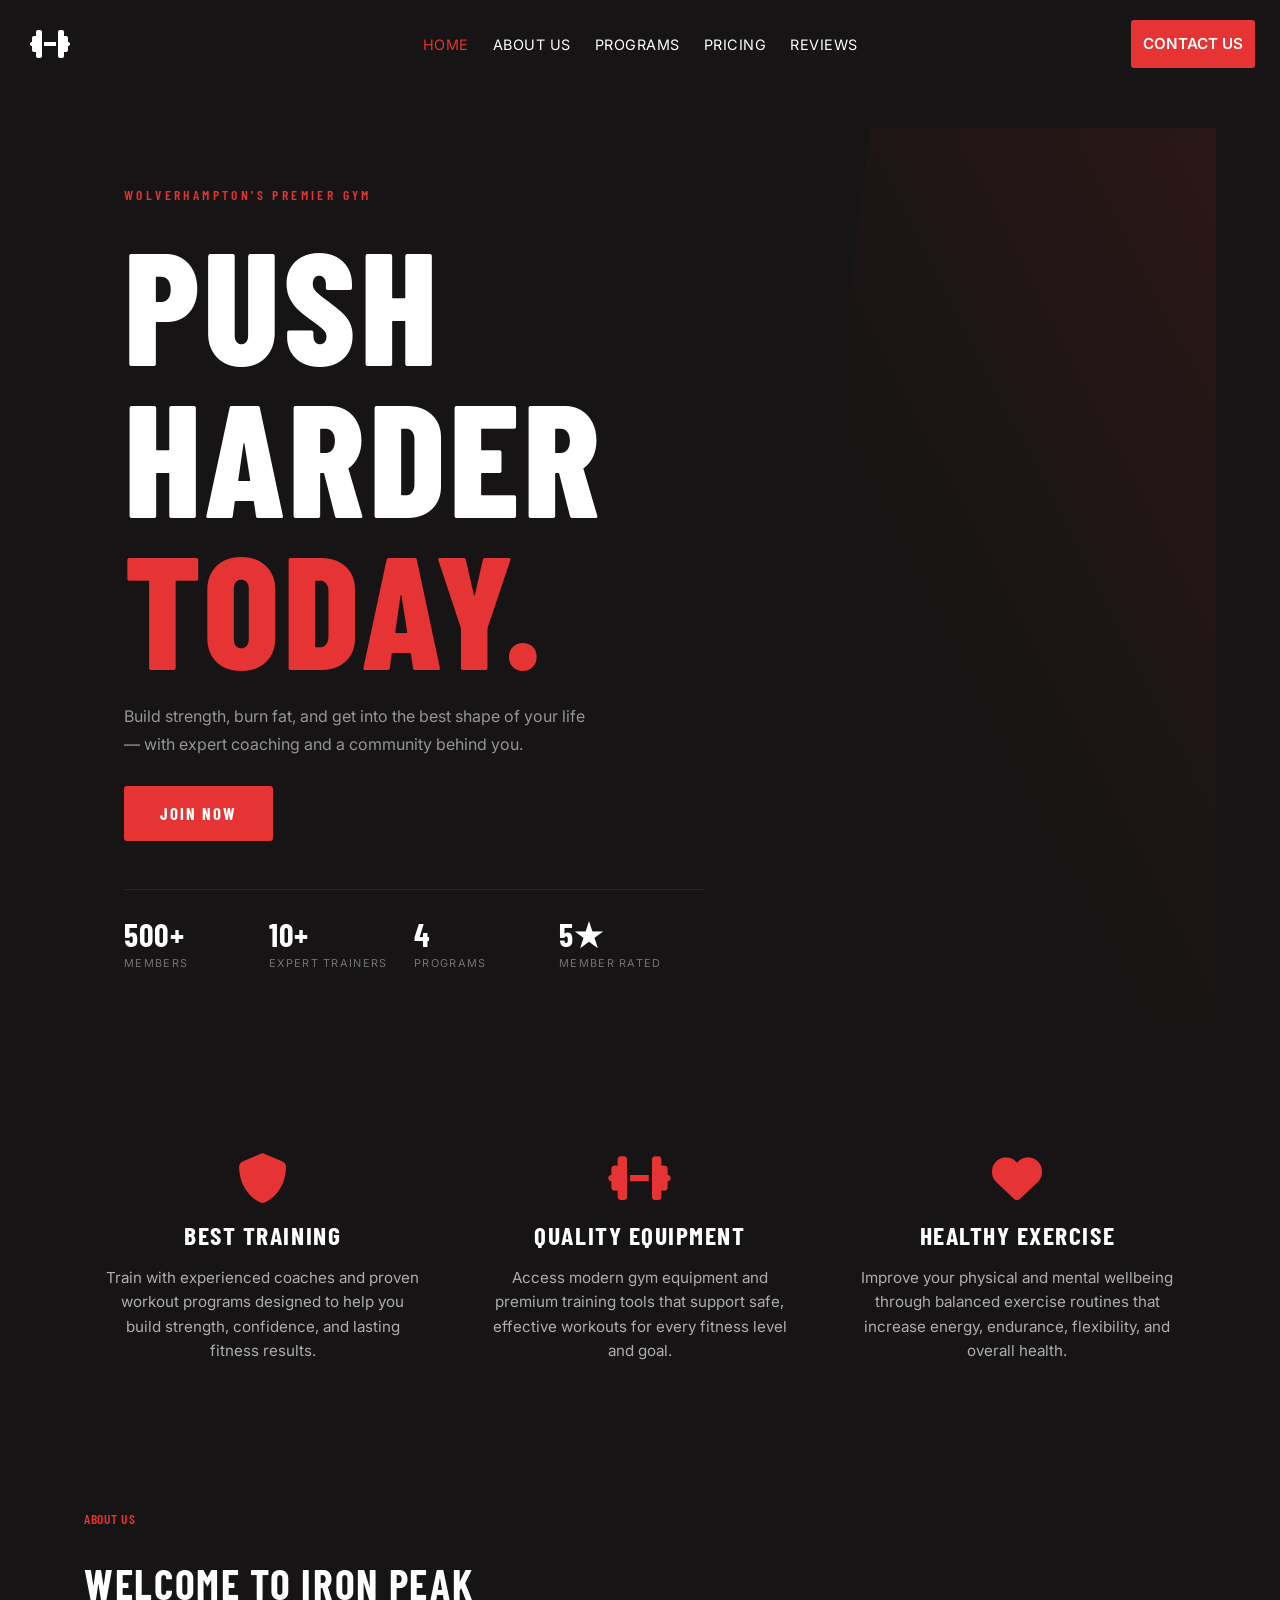
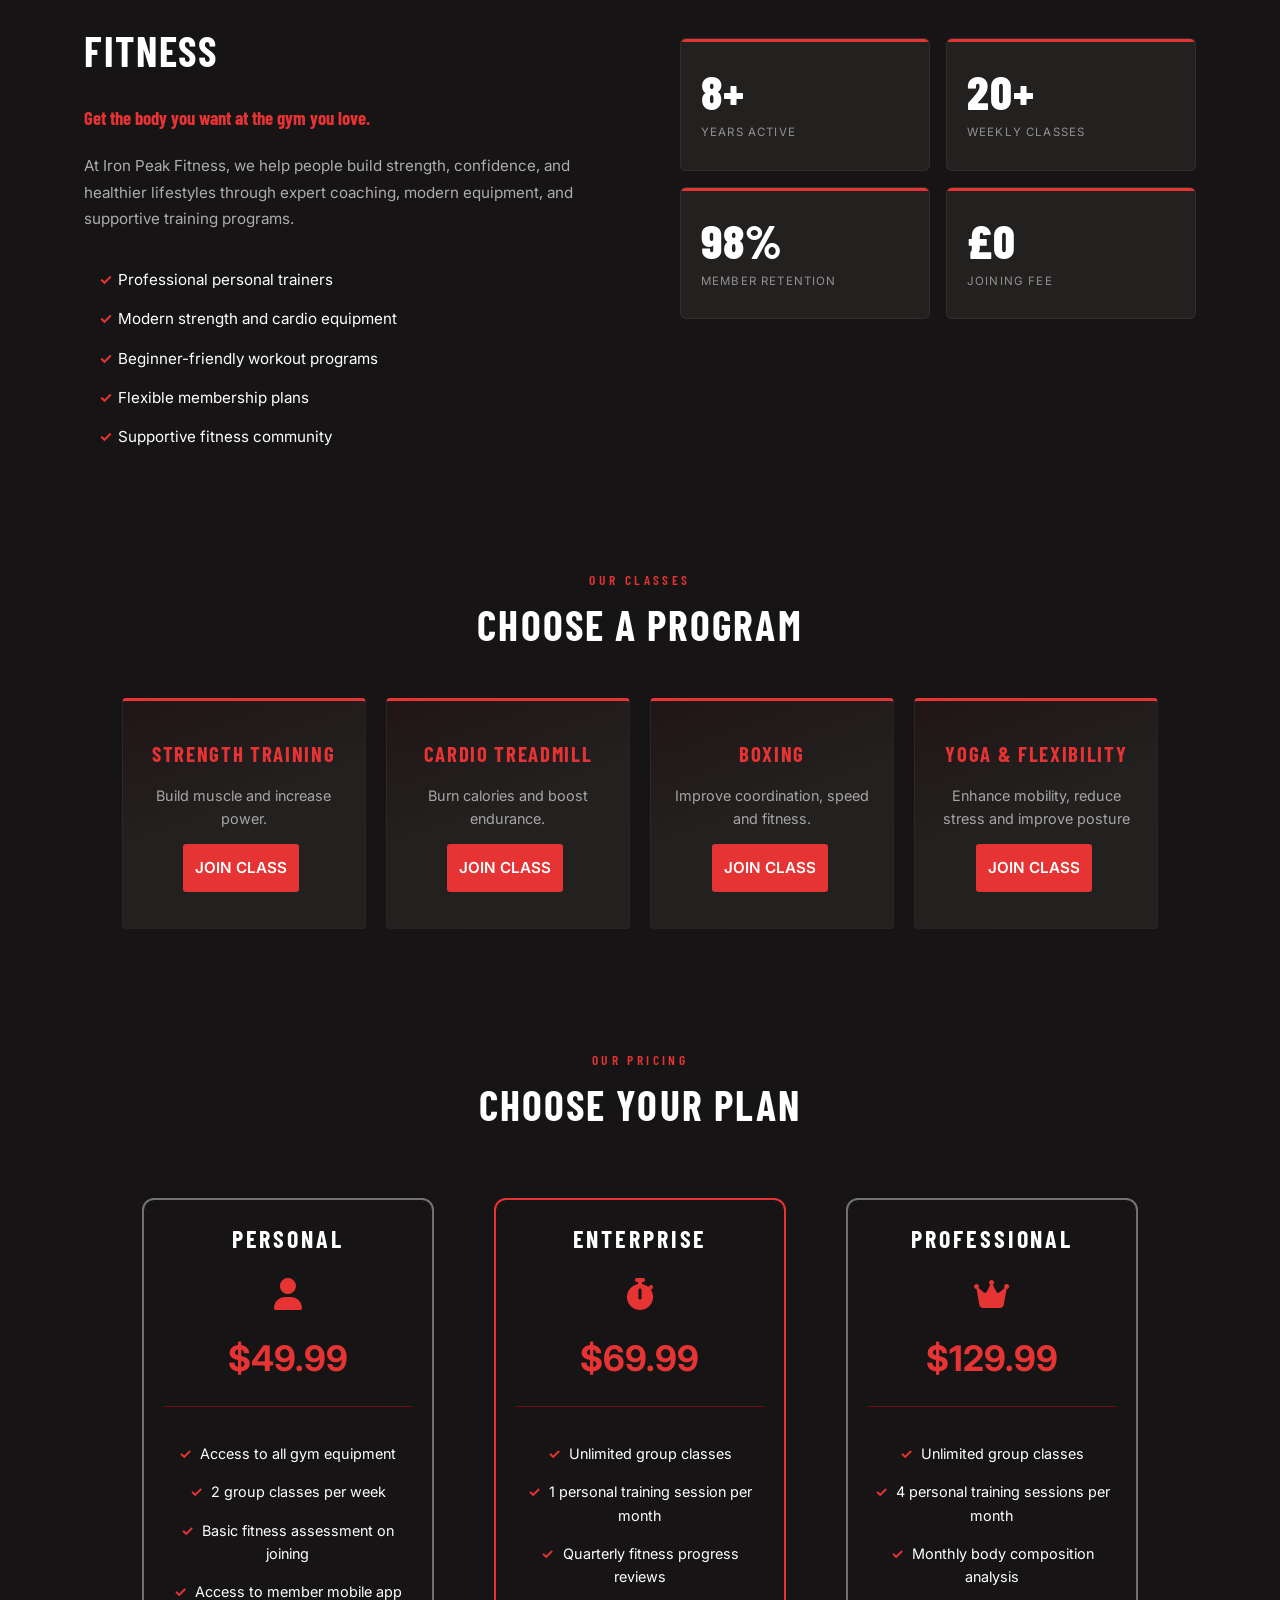
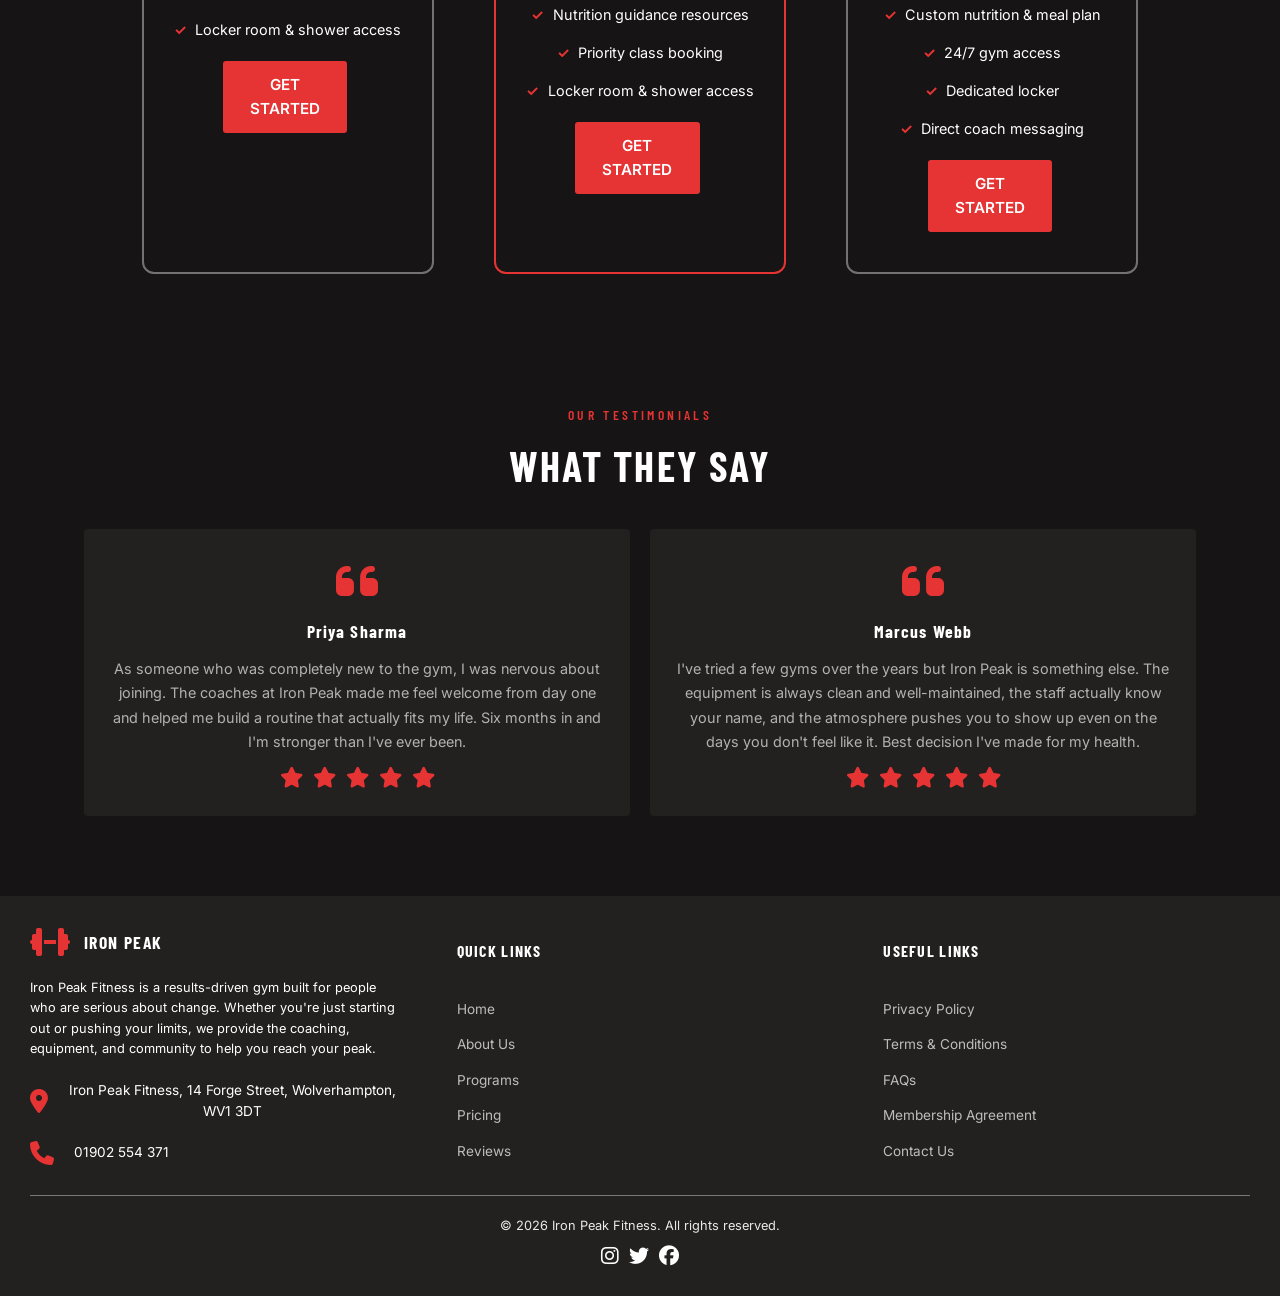
<file: index.html>
<!DOCTYPE html>
<html lang="en">
<head>
    <meta charset="UTF-8">
    <meta name="viewport" content="width=device-width, initial-scale=1.0">
    <meta name="description" content="Iron Peak Fitness — expert coaching, modern equipment and supportive programmes in Wolverhampton. Join now to build strength, confidence and a healthier lifestyle.">
    <title>Iron Peak</title>
    <link rel="preconnect" href="https://fonts.googleapis.com">
    <link rel="preconnect" href="https://fonts.gstatic.com" crossorigin>
    <link rel="stylesheet" href="https://fonts.googleapis.com/css2?family=Barlow+Condensed:wght@400;600;700;800&family=Inter:wght@400;500;600&display=swap">
    <link rel="stylesheet" href="CSS/style.css">
    <link rel="stylesheet" href="https://cdnjs.cloudflare.com/ajax/libs/font-awesome/6.5.0/css/all.min.css">
    <link rel="icon" href="data:image/svg+xml,<svg xmlns='http://www.w3.org/2000/svg' viewBox='0 0 100 100'><text y='.9em' font-size='90'>🏋️</text></svg>">
</head>
<body>

<nav class="navbar">
    <div class="company-name">
        <i class="fa-solid fa-dumbbell company-icon" aria-hidden="true"></i>
    </div>
    <div class="nav-items">
        <a href="#home" class="nav-buttons nav-link">HOME</a>
        <a href="#about" class="nav-buttons nav-link">ABOUT US</a>
        <a href="#programs" class="nav-buttons nav-link">PROGRAMS</a>
        <a href="#pricing" class="nav-buttons nav-link">PRICING</a>
        <a href="#reviews" class="nav-buttons nav-link">REVIEWS</a>
    </div>
    <div class="nav-actions">
        <a href="contact.html" class="contact-us nav-contact-btn">CONTACT US</a>
        <button class="hamburger" aria-label="Open menu">
            <i class="fa-solid fa-bars" aria-hidden="true"></i>
        </button>
    </div>
</nav>

<div class="mobile-menu">
    <a href="#home" class="mobile-link">HOME</a>
    <a href="#about" class="mobile-link">ABOUT US</a>
    <a href="#programs" class="mobile-link">PROGRAMS</a>
    <a href="#pricing" class="mobile-link">PRICING</a>
    <a href="#reviews" class="mobile-link">REVIEWS</a>
    <a href="contact.html" class="mobile-link">CONTACT US</a>
</div>

<main class="page-sections">

    <section class="join-us-section" id="home">
        <div class="hero-inner">
            <p class="hero-eyebrow">Wolverhampton's Premier Gym</p>
            <h1 class="hero-headline">PUSH<br>HARDER<br><span class="hero-accent">TODAY.</span></h1>
            <p class="hero-sub">Build strength, burn fat, and get into the best shape of your life — with expert coaching and a community behind you.</p>
            <a href="checkout.html?plan=personal" class="contact-us join-btn">JOIN NOW</a>
        </div>
        <div class="hero-stats">
            <div class="hero-stat">
                <span class="hero-stat__number">500+</span>
                <span class="hero-stat__label">Members</span>
            </div>
            <div class="hero-stat">
                <span class="hero-stat__number">10+</span>
                <span class="hero-stat__label">Expert Trainers</span>
            </div>
            <div class="hero-stat">
                <span class="hero-stat__number">4</span>
                <span class="hero-stat__label">Programs</span>
            </div>
            <div class="hero-stat">
                <span class="hero-stat__number">5★</span>
                <span class="hero-stat__label">Member Rated</span>
            </div>
        </div>
    </section>

    <section class="details-section hidden">
        <div class="training-text">
            <i class="fa-solid fa-shield" aria-hidden="true"></i>
            <h2>Best Training</h2>
            <p>Train with experienced coaches and proven workout programs designed to help you build strength, confidence, and lasting fitness results.</p>
        </div>
        <div class="equipment-text">
            <i class="fa-solid fa-dumbbell" aria-hidden="true"></i>
            <h2>Quality Equipment</h2>
            <p>Access modern gym equipment and premium training tools that support safe, effective workouts for every fitness level and goal.</p>
        </div>
        <div class="health-text">
            <i class="fa-solid fa-heart" aria-hidden="true"></i>
            <h2>Healthy Exercise</h2>
            <p>Improve your physical and mental wellbeing through balanced exercise routines that increase energy, endurance, flexibility, and overall health.</p>
        </div>
    </section>

    <section class="about-us-section hidden" id="about">
        <div class="about-content">
            <h2 class="section-label">ABOUT US</h2>
            <h2 class="section-title">WELCOME TO IRON PEAK FITNESS</h2>
            <h3 class="text-red">Get the body you want at the gym you love.</h3>
            <p>At Iron Peak Fitness, we help people build strength, confidence, and healthier lifestyles through expert coaching, modern equipment, and supportive training programs.</p>
            <ul>
                <li>Professional personal trainers</li>
                <li>Modern strength and cardio equipment</li>
                <li>Beginner-friendly workout programs</li>
                <li>Flexible membership plans</li>
                <li>Supportive fitness community</li>
            </ul>
        </div>
        <div class="about-visual">
            <div class="about-stat">
                <span class="about-stat__number">8+</span>
                <span class="about-stat__label">Years Active</span>
            </div>
            <div class="about-stat">
                <span class="about-stat__number">20+</span>
                <span class="about-stat__label">Weekly Classes</span>
            </div>
            <div class="about-stat">
                <span class="about-stat__number">98%</span>
                <span class="about-stat__label">Member Retention</span>
            </div>
            <div class="about-stat">
                <span class="about-stat__number">£0</span>
                <span class="about-stat__label">Joining Fee</span>
            </div>
        </div>
    </section>

    <section class="program-section hidden" id="programs">
        <div class="program-text">
            <h2 class="section-label">OUR CLASSES</h2>
            <h2 class="section-title">CHOOSE A PROGRAM</h2>
        </div>
        <div class="program-grids">
            <div class="program-card strength hidden">
                <h3>STRENGTH TRAINING</h3>
                <p>Build muscle and increase power.</p>
                <a href="checkout.html?plan=class" class="contact-us">JOIN CLASS</a>
            </div>
            <div class="program-card cardio hidden">
                <h3>CARDIO TREADMILL</h3>
                <p>Burn calories and boost endurance.</p>
                <a href="checkout.html?plan=class" class="contact-us">JOIN CLASS</a>
            </div>
            <div class="program-card boxing hidden">
                <h3>BOXING</h3>
                <p>Improve coordination, speed and fitness.</p>
                <a href="checkout.html?plan=class" class="contact-us">JOIN CLASS</a>
            </div>
            <div class="program-card yoga hidden">
                <h3>YOGA & FLEXIBILITY</h3>
                <p>Enhance mobility, reduce stress and improve posture</p>
                <a href="checkout.html?plan=class" class="contact-us">JOIN CLASS</a>
            </div>
        </div>
    </section>

    <section class="pricing-section hidden" id="pricing">
        <div class="program-text">
            <h2 class="section-label">OUR PRICING</h2>
            <h2 class="section-title">CHOOSE YOUR PLAN</h2>
        </div>
        <div class="pricing-grids">
            <div class="pricing-card pricing-card--standard hidden">
                <h3>PERSONAL</h3>
                <i class="fa-solid fa-user" aria-hidden="true"></i>
                <p>$49.99</p>
                <ul>
                    <li> Access to all gym equipment</li>
                    <li> 2 group classes per week</li>
                    <li> Basic fitness assessment on joining</li>
                    <li> Access to member mobile app</li>
                    <li> Locker room & shower access</li>
                </ul>
                <div class="btn-wrapper">
                    <a href="checkout.html?plan=personal" class="contact-us pricing">GET STARTED</a>
                </div>
            </div>
            <div class="pricing-card pricing-card--featured hidden">
                <h3>ENTERPRISE</h3>
                <i class="fa-solid fa-stopwatch" aria-hidden="true"></i>
                <p>$69.99</p>
                <ul>
                    <li> Unlimited group classes</li>
                    <li> 1 personal training session per month</li>
                    <li> Quarterly fitness progress reviews</li>
                    <li> Nutrition guidance resources</li>
                    <li> Priority class booking</li>
                    <li> Locker room & shower access</li>
                </ul>
                <div class="btn-wrapper">
                    <a href="checkout.html?plan=enterprise" class="contact-us pricing">GET STARTED</a>
                </div>
            </div>
            <div class="pricing-card pricing-card--standard hidden">
                <h3>PROFESSIONAL</h3>
                <i class="fa-solid fa-crown" aria-hidden="true"></i>
                <p>$129.99</p>
                <ul>
                    <li> Unlimited group classes</li>
                    <li> 4 personal training sessions per month</li>
                    <li> Monthly body composition analysis</li>
                    <li> Custom nutrition & meal plan</li>
                    <li> 24/7 gym access</li>
                    <li> Dedicated locker</li>
                    <li> Direct coach messaging</li>
                </ul>
                <div class="btn-wrapper">
                    <a href="checkout.html?plan=professional" class="contact-us pricing">GET STARTED</a>
                </div>
            </div>
        </div>
    </section>

    <section class="reviews-section hidden" id="reviews">
        <div class="review-title">
            <h2 class="section-label">OUR TESTIMONIALS</h2>
            <h2 class="section-title">WHAT THEY SAY</h2>
        </div>

        <div class="review-content">
            <div class="review">
                <i class="fa-solid fa-quote-left quote-icon" aria-hidden="true"></i>
                <h3>Priya Sharma</h3>
                <p>
                    As someone who was completely new to the gym, I was nervous about joining. The coaches at Iron Peak made me feel welcome from day one and helped me build a routine that actually fits my life. Six months in and I'm stronger than I've ever been.
                </p>
                <div class="star-wrapper" role="img" aria-label="5 out of 5 stars">
                    <i class="fa-solid fa-star" aria-hidden="true"></i>
                    <i class="fa-solid fa-star" aria-hidden="true"></i>
                    <i class="fa-solid fa-star" aria-hidden="true"></i>
                    <i class="fa-solid fa-star" aria-hidden="true"></i>
                    <i class="fa-solid fa-star" aria-hidden="true"></i>
                </div>
            </div>

            <div class="review">
                <i class="fa-solid fa-quote-left quote-icon" aria-hidden="true"></i>
                <h3>Marcus Webb</h3>
                <p>
                    I've tried a few gyms over the years but Iron Peak is something else. The equipment is always clean and well-maintained, the staff actually know your name, and the atmosphere pushes you to show up even on the days you don't feel like it. Best decision I've made for my health.
                </p>
                <div class="star-wrapper" role="img" aria-label="5 out of 5 stars">
                    <i class="fa-solid fa-star" aria-hidden="true"></i>
                    <i class="fa-solid fa-star" aria-hidden="true"></i>
                    <i class="fa-solid fa-star" aria-hidden="true"></i>
                    <i class="fa-solid fa-star" aria-hidden="true"></i>
                    <i class="fa-solid fa-star" aria-hidden="true"></i>
                </div>
            </div>
        </div>
    </section>

</main>

<footer class="footer">
        <div class="footer-info">
            <div class="footer-branding">
                <div class="footer-title">
                    <i class="fa-solid fa-dumbbell dumbell" aria-hidden="true"></i>
                    <h2>IRON PEAK</h2>
                </div>
                <p class="text-white">Iron Peak Fitness is a results-driven gym built for people who are serious about change. Whether you're just starting out or pushing your limits, we provide the coaching, equipment, and community to help you reach your peak.</p>
                <div class="footer-location-number">
                    <div class="location">
                        <i class="fa-solid fa-location-dot" aria-hidden="true"></i>
                        <p>Iron Peak Fitness, 14 Forge Street, Wolverhampton, WV1 3DT</p>
                    </div>
                    <div class="number">
                        <i class="fa-solid fa-phone" aria-hidden="true"></i>
                        <p>01902 554 371</p>
                    </div>
                </div>
            </div>

            <div class="footer-branding">
                <div class="footer-title footer-heading-sm">
                    <h2>QUICK LINKS</h2>
                </div>
                <ul class="footer-links">
                    <li><a href="#home">Home</a></li>
                    <li><a href="#about">About Us</a></li>
                    <li><a href="#programs">Programs</a></li>
                    <li><a href="#pricing">Pricing</a></li>
                    <li><a href="#reviews">Reviews</a></li>
                </ul>
            </div>

            <div class="footer-branding">
                <div class="footer-title footer-heading-sm">
                    <h2>USEFUL LINKS</h2>
                </div>
                <ul class="footer-links">
                    <li><button class="footer-link-btn" data-modal="privacy">Privacy Policy</button></li>
                    <li><button class="footer-link-btn" data-modal="terms">Terms & Conditions</button></li>
                    <li><button class="footer-link-btn" data-modal="faq">FAQs</button></li>
                    <li><button class="footer-link-btn" data-modal="membership">Membership Agreement</button></li>
                    <li><a href="contact.html">Contact Us</a></li>
                </ul>
            </div>

            <div class="footer-socials">
                <p class="text-white">© 2026 Iron Peak Fitness. All rights reserved.</p>
                <div class="footer-icons">
                    <i class="fa-brands fa-instagram" aria-hidden="true"></i>
                    <i class="fa-brands fa-twitter" aria-hidden="true"></i>
                    <i class="fa-brands fa-facebook" aria-hidden="true"></i>
                </div>
            </div>
        </div>
    </footer>

<div class="modal-overlay" id="modal">
    <div class="modal-box">
        <button class="modal-close" id="modal-close">✕</button>
        <h2 id="modal-title"></h2>
        <div id="modal-body"></div>
    </div>
</div>

<script src="JS/app.js"></script>
</body>
</html>
</file>
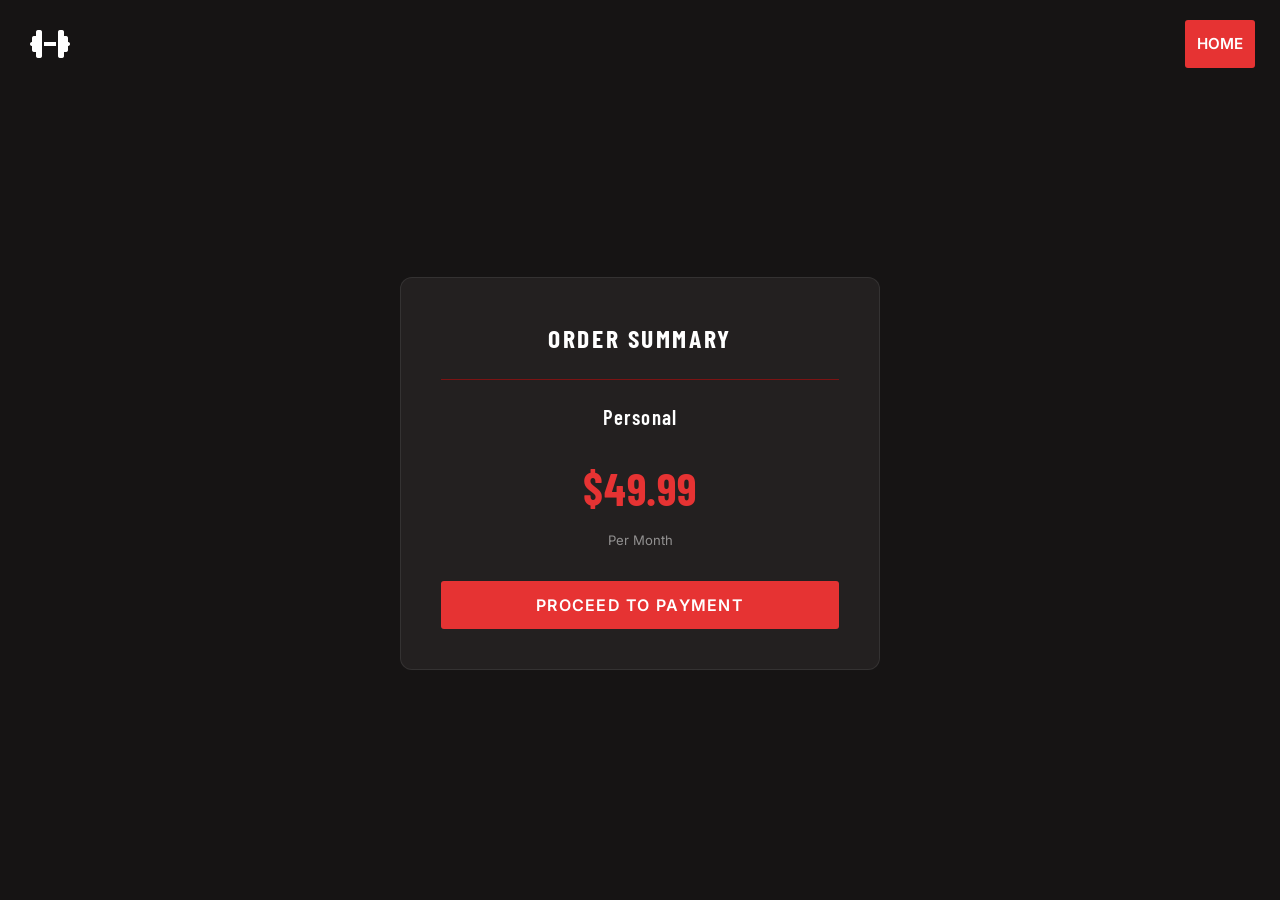
<file: checkout.html>
<!DOCTYPE html>
<html lang="en">
<head>
    <meta charset="UTF-8">
    <meta name="viewport" content="width=device-width, initial-scale=1.0">
    <meta name="description" content="Iron Peak Fitness — complete your membership purchase securely.">
    <title>Checkout — Iron Peak</title>
    <link rel="preconnect" href="https://fonts.googleapis.com">
    <link rel="preconnect" href="https://fonts.gstatic.com" crossorigin>
    <link rel="stylesheet" href="https://fonts.googleapis.com/css2?family=Barlow+Condensed:wght@400;600;700;800&family=Inter:wght@400;500;600&display=swap">
    <link rel="stylesheet" href="CSS/style.css">
    <link rel="stylesheet" href="https://cdnjs.cloudflare.com/ajax/libs/font-awesome/6.5.0/css/all.min.css">
    <link rel="icon" href="data:image/svg+xml,<svg xmlns='http://www.w3.org/2000/svg' viewBox='0 0 100 100'><text y='.9em' font-size='90'>🏋️</text></svg>">

</head>
<body>

<nav class="navbar nopad">
    <div class="company-name">
        <i class="fa-solid fa-dumbbell company-icon" aria-hidden="true"></i>
    </div>
    <div class="nav-items"></div>
    <div class="nav-actions">
        <a href="index.html" class="contact-us" id="nav-homebtn">HOME</a>
        <button class="hamburger nopad" aria-label="Open menu">
            <i class="fa-solid fa-bars" aria-hidden="true"></i>
        </button>
    </div>
</nav>

<main class="order-wrapper">

    <div class="order-summary" id="step-summary">
        <h1>ORDER SUMMARY</h1>
        <p id="plan-name"></p>
        <p id="plan-price"></p>
        <p id="plan-billing"></p>
        <button class="contact-us" id="proceed-btn" type="button">PROCEED TO PAYMENT</button>
    </div>

    <form class="order-summary hidden-step" id="step-payment" novalidate>
    <h2>PAYMENT DETAILS</h2>

    <div class="form-group">
        <label for="card-name">Cardholder name</label>
        <input type="text" id="card-name" name="cardName" placeholder="Cardholder name" autocomplete="cc-name">
    </div>

    <div class="form-group">
        <label for="card-number">Card number</label>
        <input type="tel" id="card-number" name="cardNumber" placeholder="1234 5678 9012 3456" maxlength="16" autocomplete="cc-number">
    </div>

    <div class="form-group">
        <label for="card-expiry">Expiry date</label>
        <input type="text" id="card-expiry" name="cardExpiry" placeholder="MM/YY" maxlength="5" autocomplete="cc-exp">
    </div>

    <div class="form-group">
        <label for="card-cvv">CVV</label>
        <input type="tel" id="card-cvv" name="cardCvv" placeholder="123" maxlength="3" autocomplete="cc-csc">
    </div>

    <button class="contact-us" id="pay-btn" type="submit">PAY NOW</button>
</form>

    <div class="order-summary hidden-step" id="step-success">
        <i class="fa-solid fa-circle-check step-success-icon" aria-hidden="true"></i>
        <h2>PAYMENT SUCCESSFUL</h2>
        <p>Welcome to Iron Peak. Your membership is now active. Check your email for confirmation.</p>
        <a href="index.html" class="contact-us" id="home-btn">BACK TO HOME</a>
    </div>

</main>

<script src="JS/checkout.js"></script>
</body>
</html>
</file>
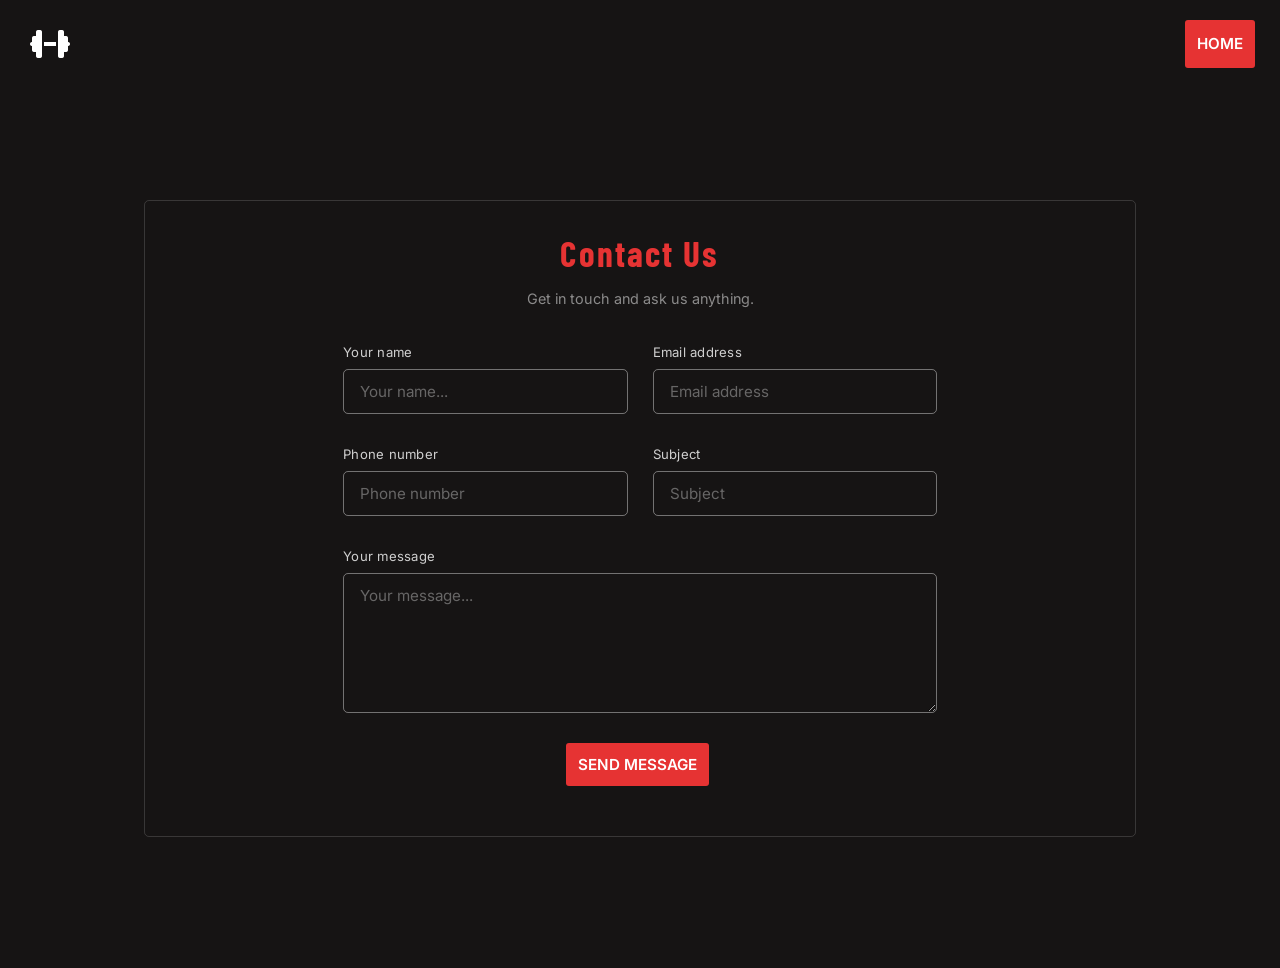
<file: contact.html>
<!DOCTYPE html>
<html lang="en">
<head>
    <meta charset="UTF-8">
    <meta name="viewport" content="width=device-width, initial-scale=1.0">
    <meta name="description" content="Contact Iron Peak Fitness — get in touch with our team and we'll get back to you within 24 hours.">
    <title>Iron Peak — Contact Us</title>
    <link rel="preconnect" href="https://fonts.googleapis.com">
    <link rel="preconnect" href="https://fonts.gstatic.com" crossorigin>
    <link rel="stylesheet" href="https://fonts.googleapis.com/css2?family=Barlow+Condensed:wght@400;600;700;800&family=Inter:wght@400;500;600&display=swap">
    <link rel="stylesheet" href="CSS/style.css">
    <link rel="stylesheet" href="https://cdnjs.cloudflare.com/ajax/libs/font-awesome/6.5.0/css/all.min.css">
    <link rel="icon" href="data:image/svg+xml,<svg xmlns='http://www.w3.org/2000/svg' viewBox='0 0 100 100'><text y='.9em' font-size='90'>🏋️</text></svg>">

</head>
<body>

<nav class="navbar nopad">
    <div class="company-name">
        <i class="fa-solid fa-dumbbell company-icon" aria-hidden="true"></i>
    </div>
    <div class="nav-items"></div>
    <div class="nav-actions">
        <a href="index.html" class="contact-us" id="nav-homebtn">HOME</a>
        <button class="hamburger nopad" aria-label="Open menu">
            <i class="fa-solid fa-bars" aria-hidden="true"></i>
        </button>
    </div>
</nav>

<main class="form-container-wrapper">
    <div class="form-container">
        <div class="form-header">
            <h1>Contact Us</h1>
            <p>Get in touch and ask us anything.</p>
        </div>

        <form class="form-grid" id="contact-form" novalidate>

            <div class="form-contents">
                <div class="form-group">
                    <label for="contact-name">Your name</label>
                    <input
                        type="text"
                        id="contact-name"
                        name="name"
                        placeholder="Your name..."
                        autocomplete="name">
                </div>
                <div class="form-group">
                    <label for="contact-email">Email address</label>
                    <input
                        type="email"
                        id="contact-email"
                        name="email"
                        placeholder="Email address"
                        autocomplete="email">
                </div>
            </div>

            <div class="form-contents">
                <div class="form-group">
                    <label for="contact-phone">Phone number</label>
                    <input
                        type="tel"
                        id="contact-phone"
                        name="phone"
                        placeholder="Phone number"
                        autocomplete="tel">
                </div>
                <div class="form-group">
                    <label for="contact-subject">Subject</label>
                    <input
                        type="text"
                        id="contact-subject"
                        name="subject"
                        placeholder="Subject">
                </div>
            </div>

            <div class="form-contents">
                <div class="form-group">
                    <label for="contact-message">Your message</label>
                    <textarea
                        id="contact-message"
                        name="message"
                        placeholder="Your message..."
                        rows="6"></textarea>
                </div>
            </div>

            <div class="form-contents">
                <button class="contact-us" id="submit-btn" type="submit">SEND MESSAGE</button>
            </div>

        </form>
    </div>
</main>

<div class="modal-overlay" id="modal">
    <div class="modal-box">
        <button class="modal-close" id="modal-close">✕</button>
        <h2 id="modal-title">Thank you!</h2>
        <div id="modal-body">
            <p>Thank you for reaching out!
            We've received your message and will get back to you within 24 hours.</p>
        </div>
    </div>
</div>

<script src="JS/contact.js"></script>
</body>
</html>
</file>
<file: CSS/style.css>
/* CSS Custom Properties */

:root {
    --color-primary: #e63333;
    --bg-body: rgb(22, 20, 20);
    --bg-card: rgb(35, 32, 32);
    --bg-overlay: rgba(23, 21, 21, 0.95);
    --font-body: 'Inter', sans-serif;
    --font-display: 'Barlow Condensed', sans-serif;
}

html {
    scroll-behavior: smooth;
}

* {
    margin: 0;
    padding: 0;
    box-sizing: border-box;
}

body {
    font-family: var(--font-body);
    background-color: var(--bg-body);
    line-height: 1.6;
}

h1, h2, h3 {
    font-family: var(--font-display);
}

/* UTILITIES */
.text-red {
    color: var(--color-primary);
}

.text-white {
    color: white;
    font-size: 0.8rem;
}

.section-label {
    color: var(--color-primary);
    font-family: var(--font-display);
    font-size: 0.85rem;
    font-weight: 600;
    letter-spacing: 0.25em;
    text-transform: uppercase;
}

.section-title {
    font-size: 2.6rem;
    font-weight: 700;
    letter-spacing: 0.05em;
    text-transform: uppercase;
}

/* NAV */

.navbar {
    display: flex;
    align-items: center;
    justify-content: space-between;
    padding: 20px;
    width: 100%;
    position: sticky;
    top: 0;
    z-index: 1000;
    background-color: var(--bg-overlay);
    backdrop-filter: blur(8px);
}

.company-name {
    display: flex;
    flex-direction: column;
    align-items: center;
    color: white;
    padding-left: 10px;
}

.company-name h5 {
    margin: 0;
}

.company-name p {
    margin: 0;
}

.company-icon {
    font-size: 2rem;
    color: white;
}

.nav-items {
    display: flex;
    gap: 14px;
    position: absolute;
    left: 50%;
    transform: translateX(-50%);
}

.nav-buttons {
    border: none;
    padding: 5px;
    border-radius: 5px;
    background: none;
    color: white;
    cursor: pointer;
    letter-spacing: 0.5px;
    font-size: 0.9rem;
    font-family: var(--font-body);
    text-decoration: none;
    transition: transform 0.15s ease-out;
}

.contact-us {
    border: none;
    padding: 12px;
    margin-right: 5px;
    background-color: var(--color-primary);
    color: white;
    text-align: center;
    cursor: pointer;
    font-size: 0.95rem;
    font-weight: 600;
    font-family: var(--font-body);
    border-radius: 3px;
    text-decoration: none;
    display: inline-block;
    transition: transform 0.15s ease-out;
}

.nav-buttons:hover {
    transform: translateY(-1px);
}

.nav-buttons:active {
    transform: translateY(0);
}

.contact-us:hover {
    transform: translateY(-1px);
}

.contact-us:active {
    transform: translateY(0);
}

.nav-actions {
    display: flex;
    gap: 20px;
    align-items: center;
}

/* HERO SECTION */

.page-sections {
    display: flex;
    flex-direction: column;
    gap: 80px;
    padding: 40px 0 60px;
}

.join-us-section {
    height: 100vh;
    min-height: 600px;
    background-color: var(--bg-body);
    padding: 40px 60px;
    width: 90%;
    max-width: 1600px;
    margin: 0 auto;
    display: flex;
    flex-direction: column;
    justify-content: center;
    position: relative;
    overflow: hidden;
}

.join-us-section::after {
    content: '';
    position: absolute;
    top: 0;
    right: 0;
    width: 40%;
    height: 100%;
    background: linear-gradient(to bottom left, rgba(230, 51, 51, 0.1) 0%, transparent 60%);
    clip-path: polygon(25% 0%, 100% 0%, 100% 100%, 0% 100%);
    pointer-events: none;
}

.hero-inner {
    display: flex;
    flex-direction: column;
    gap: 20px;
    z-index: 1;
    max-width: 800px;
}

.hero-eyebrow {
    font-family: var(--font-display);
    font-size: 0.85rem;
    font-weight: 600;
    letter-spacing: 0.25em;
    color: var(--color-primary);
    text-transform: uppercase;
}

.hero-headline {
    font-family: var(--font-display);
    font-size: clamp(5rem, 14vw, 10rem);
    font-weight: 800;
    line-height: 0.95;
    letter-spacing: 0.02em;
    color: white;
    text-transform: uppercase;
    margin: 0;
}

.hero-accent {
    color: var(--color-primary);
}

.hero-sub {
    font-size: 1rem;
    color: rgba(255, 255, 255, 0.55);
    max-width: 480px;
    line-height: 1.75;
}

.join-btn {
    margin-top: 8px;
    align-self: flex-start;
    padding: 14px 36px;
    font-family: var(--font-display);
    font-size: 1.05rem;
    font-weight: 700;
    letter-spacing: 0.12em;
    text-transform: uppercase;
}

.hero-stats {
    display: flex;
    gap: 0;
    margin-top: 48px;
    padding-top: 28px;
    border-top: 1px solid rgba(255, 255, 255, 0.08);
    width: 100%;
    max-width: 580px;
}

.hero-stat {
    flex: 1;
    display: flex;
    flex-direction: column;
    gap: 5px;
}

.hero-stat__number {
    font-family: var(--font-display);
    font-size: 2rem;
    font-weight: 700;
    color: white;
    line-height: 1;
    letter-spacing: 0.02em;
}

.hero-stat__label {
    font-size: 0.68rem;
    color: rgba(255, 255, 255, 0.4);
    text-transform: uppercase;
    letter-spacing: 0.12em;
}

/* DETAILS SECTION */

.details-section {
    display: flex;
    align-items: center;
    gap: 40px;
    padding: 30px;
    width: 90%;
    min-height: 300px;
    max-width: 1600px;
    margin: 0 auto;
}

.training-text, .equipment-text, .health-text {
    flex: 1;
    padding: 10px;
    color: white;
    text-align: center;
}

.training-text i, .equipment-text i, .health-text i {
    font-size: 50px;
    color: var(--color-primary);
}

.details-section h2 {
    font-size: 1.6rem;
    font-weight: 700;
    letter-spacing: 0.06em;
    text-transform: uppercase;
    margin: 10px 0;
}

.details-section p {
    font-size: 0.95rem;
    color: rgba(255, 255, 255, 0.65);
}

/* ABOUT US SECTION */

.about-us-section {
    width: 90%;
    max-width: 1600px;
    min-height: 500px;
    display: flex;
    justify-content: center;
    align-items: center;
    gap: 40px;
    margin: 0 auto;
}

.about-content {
    width: 50%;
    display: flex;
    flex-direction: column;
    justify-content: center;
    gap: 20px;
    padding: 20px;
    color: white;
}

.about-content h1, .about-content h2 {
    letter-spacing: 0.04em;
}

.about-content p {
    font-size: 0.95rem;
    color: rgba(255, 255, 255, 0.65);
    line-height: 1.75;
}

.about-content ul {
    list-style: none;
    padding: 0;
}

.about-content li {
    margin: 15px 0 0 15px;
    font-size: 0.95rem;
}

.about-content li::before {
    content: "✓";
    color: var(--color-primary);
    font-weight: bold;
    margin-right: 0.4em;
}

.about-visual {
    width: 50%;
    display: grid;
    grid-template-columns: 1fr 1fr;
    gap: 16px;
    padding: 20px;
}

.about-stat {
    background: var(--bg-card);
    border: 1px solid rgba(255, 255, 255, 0.06);
    border-radius: 6px;
    padding: 28px 20px;
    display: flex;
    flex-direction: column;
    gap: 8px;
    position: relative;
    overflow: hidden;
}

.about-stat::before {
    content: '';
    position: absolute;
    top: 0;
    left: 0;
    right: 0;
    height: 3px;
    background: var(--color-primary);
}

.about-stat__number {
    font-family: var(--font-display);
    font-size: 3rem;
    font-weight: 800;
    color: white;
    line-height: 1;
    letter-spacing: 0.02em;
}

.about-stat__label {
    font-size: 0.72rem;
    color: rgba(255, 255, 255, 0.5);
    text-transform: uppercase;
    letter-spacing: 0.1em;
}

/* PROGRAM SECTION */

.program-section {
    width: 90%;
    max-width: 1600px;
    margin: 0 auto;
}

.program-text {
    display: flex;
    justify-content: center;
    align-items: center;
    flex-direction: column;
    padding: 20px;
    color: white;
    width: 100%;
}

.program-grids {
    display: grid;
    grid-template-columns: repeat(4, 1fr);
    gap: 20px;
    width: 90%;
    margin: 20px auto;
}

.program-card {
    color: white;
    padding: 36px 24px;
    display: flex;
    flex-direction: column;
    justify-content: flex-start;
    align-items: center;
    text-align: center;
    gap: 14px;
    transition: transform 0.25s ease, box-shadow 0.25s ease;
    background: linear-gradient(160deg, rgba(230, 51, 51, 0.06) 0%, var(--bg-card) 45%);
    border: 1px solid rgba(255, 255, 255, 0.04);
    border-top: 3px solid var(--color-primary);
    border-radius: 4px;
}

.program-card:hover {
    transform: translateY(-6px);
    box-shadow: 0 20px 40px rgba(0, 0, 0, 0.5);
}

.program-card h3 {
    color: var(--color-primary);
    font-size: 1.3rem;
    font-weight: 700;
    letter-spacing: 0.08em;
    text-transform: uppercase;
}

.program-card i {
    font-size: 2.5rem;
    color: var(--color-primary);
}

.program-card p {
    font-size: 0.9rem;
    color: rgba(255, 255, 255, 0.6);
    line-height: 1.6;
}

/* PRICING SECTION */

.pricing-section {
    width: 90%;
    max-width: 1600px;
    margin: 0 auto;
}

.pricing-card {
    color: white;
    border-radius: 12px;
    display: flex;
    text-align: center;
    flex-direction: column;
    margin: 20px;
    gap: 20px;
    font-size: 1rem;
    padding: 20px 20px 40px 20px;
}

.pricing-card--standard {
    border: 2px solid rgba(255, 255, 255, 0.4);
}

.pricing-card--featured {
    border: 2px solid var(--color-primary);
}

.pricing-card ul {
    list-style: none;
    padding: 0;
}

.pricing-card i {
    font-size: 2rem;
    color: var(--color-primary);
}

.pricing-card p {
    font-size: 2.2rem;
    color: var(--color-primary);
    font-weight: bold;
    padding-bottom: 20px;
    border-bottom: 1px solid rgba(255, 0, 0, 0.4);
    align-self: stretch;
}

.pricing-card h3 {
    letter-spacing: 0.12em;
    font-size: 1.5rem;
    font-weight: 700;
    text-transform: uppercase;
}

.pricing-card li {
    margin-top: 15px;
    list-style: none;
    text-align: center;
    font-size: 0.9rem;
}

.pricing-card li::before {
    content: "✓";
    color: var(--color-primary);
    font-weight: bold;
    margin-right: 0.3em;
}

.pricing {
    text-align: center;
    width: 50%;
    max-width: 220px;
}

.btn-wrapper {
    display: flex;
    justify-content: center;
    align-items: center;
}

.pricing-grids {
    display: grid;
    grid-template-columns: repeat(3, 1fr);
    gap: 20px;
    width: 90%;
    margin: 20px auto;
}

.about-us-section,
.program-section,
.pricing-section,
.join-us-section,
.reviews-section {
    scroll-margin-top: 100px;
}

/* REVIEWS SECTION */

.reviews-section {
    width: 90%;
    max-width: 1600px;
    display: flex;
    flex-direction: column;
    justify-content: center;
    align-items: center;
    margin: 0 auto;
}

.review-content {
    width: 100%;
    gap: 20px;
    padding: 20px;
    color: white;
    display: grid;
    grid-template-columns: repeat(2, 1fr);
}

.review {
    display: flex;
    align-items: center;
    justify-content: center;
    flex-direction: column;
    gap: 12px;
    text-align: center;
    border-radius: 4px;
    padding: 28px 24px;
    background-color: var(--bg-card);
}

.review h3 {
    font-size: 1.1rem;
    letter-spacing: 0.06em;
}

.review p {
    font-size: 0.9rem;
    color: rgba(255, 255, 255, 0.65);
    line-height: 1.7;
}

.review-title {
    width: 100%;
    display: flex;
    flex-direction: column;
    justify-content: center;
    align-items: center;
    gap: 6px;
    padding: 10px;
    color: white;
}

.star-wrapper {
    display: flex;
    color: var(--color-primary);
    gap: 10px;
    font-size: 1.3rem;
}

.quote-icon {
    font-size: 3rem;
    color: var(--color-primary);
}

/* FOOTER */

.footer {
    width: 100%;
    min-height: 350px;
    background-color: var(--bg-card);
}

.footer-info {
    min-height: 350px;
    width: 100%;
    display: grid;
    grid-template-columns: repeat(3, 1fr);
    grid-template-rows: auto auto;
}

.footer-branding {
    min-height: 270px;
    padding: 30px;
    display: flex;
    flex-direction: column;
    gap: 20px;
}

.footer-title {
    display: flex;
    gap: 14px;
    color: white;
    align-items: center;
    height: 50px;
    width: 40%;
    font-size: 0.8rem;
}

.footer-title h2 {
    font-size: 1.1rem;
    letter-spacing: 0.08em;
}

.footer-heading-sm {
    font-size: 0.6rem;
}

.footer-heading-sm h2 {
    font-size: 1rem;
}

.footer-location-number {
    height: 100%;
    display: flex;
    flex-direction: column;
    justify-content: space-between;
}

.fa-location-dot, .fa-phone {
    color: var(--color-primary);
    font-size: 1.5rem;
}

.location, .number {
    display: flex;
    align-items: center;
    text-align: center;
    gap: 20px;
    color: white;
}

.location p, .number p {
    font-size: 0.85rem;
}

.dumbell {
    font-size: 2rem;
    color: var(--color-primary);
}

.footer-links {
    list-style: none;
    padding: 0;
    display: flex;
    flex-direction: column;
    gap: 10px;
}

.footer-links a {
    color: rgba(255, 255, 255, 0.7);
    text-decoration: none;
    font-size: 0.85rem;
    transition: color 0.2s ease;
}

.footer-links a:hover {
    color: var(--color-primary);
}

.footer-link-btn {
    background: none;
    border: none;
    padding: 0;
    color: rgba(255, 255, 255, 0.7);
    font-size: 0.85rem;
    font-family: inherit;
    cursor: pointer;
    transition: color 0.2s ease;
    text-align: left;
}

.footer-link-btn:hover {
    color: var(--color-primary);
}

.footer-socials {
    grid-column: 1 / -1;
    padding: 20px 30px;
    border-top: 1px solid rgba(255, 255, 255, 0.4);
    margin: 0 30px 0 30px;
    text-align: center;
}

.footer-icons {
    display: flex;
    color: white;
    align-items: center;
    justify-content: center;
    padding: 10px;
    gap: 10px;
    font-size: 1.25rem;
}

.footer-socials p {
    opacity: 0.9;
    font-size: 0.8rem;
}

/* ANIMATIONS */

.hidden {
    opacity: 0;
    transform: translateY(50px);
    transition: opacity 0.6s ease, transform 0.6s ease;
}

.show {
    opacity: 1;
    transform: translateY(0);
}

.active-link {
    color: var(--color-primary);
}

/* HAMBURGER */

.hamburger {
    display: none;
    background: none;
    border: none;
    color: white;
    font-size: 1.5rem;
    cursor: pointer;
    padding: 5px;
}

.mobile-menu {
    display: none;
    flex-direction: column;
    background-color: var(--bg-overlay);
    width: 100%;
    max-height: 0;
    overflow: hidden;
    transition: max-height 0.3s ease;
    z-index: 999;
}

.mobile-menu.open {
    max-height: 400px;
}

.mobile-link {
    color: white;
    text-decoration: none;
    padding: 16px 24px;
    font-size: 0.95rem;
    letter-spacing: 0.5px;
    border-bottom: 1px solid rgba(255, 255, 255, 0.08);
    transition: color 0.2s ease, background-color 0.2s ease;
}

.mobile-link:hover {
    color: var(--color-primary);
    background-color: rgba(255, 255, 255, 0.04);
}

/* MODALS */

.modal-overlay {
    display: none;
    position: fixed;
    inset: 0;
    background: rgba(0, 0, 0, 0.7);
    z-index: 2000;
    justify-content: center;
    align-items: center;
}

.modal-overlay.open {
    display: flex;
}

.modal-box {
    background: var(--bg-card);
    color: white;
    padding: 40px;
    border-radius: 8px;
    width: 90%;
    max-width: 600px;
    max-height: 80vh;
    overflow-y: auto;
    position: relative;
}

.modal-close {
    position: absolute;
    top: 16px;
    right: 16px;
    background: none;
    border: none;
    color: white;
    font-size: 1.2rem;
    cursor: pointer;
    transition: color 0.2s ease;
}

.modal-close:hover {
    color: var(--color-primary);
}

.modal-box h3 {
    color: var(--color-primary);
    margin-top: 10px;
    font-size: 1rem;
    letter-spacing: 0.05em;
}

.modal-box p {
    font-size: 0.9rem;
    color: rgba(255, 255, 255, 0.75);
    line-height: 1.7;
}

.modal-box::-webkit-scrollbar {
    width: 8px;
}

.modal-box::-webkit-scrollbar-track {
    background: var(--bg-body);
}

.modal-box::-webkit-scrollbar-thumb {
    background-color: rgba(255, 255, 255, 0.4);
    border-radius: 4px;
}

.modal-box::-webkit-scrollbar-thumb:hover {
    background-color: rgba(255, 255, 255, 0.65);
}

/* CONTACT US PAGE */

.form-container-wrapper {
    display: flex;
    justify-content: center;
    align-items: center;
    min-height: 100vh;
    min-width: 100%;
    padding: 40px 20px;
}

.form-container {
    width: 80%;
    border: 1px solid rgba(255, 255, 255, 0.15);
    border-radius: 5px;
    display: flex;
    flex-direction: column;
    align-items: center;
    gap: 20px;
    padding-bottom: 40px;
}

.form-header {
    color: white;
    display: flex;
    align-items: center;
    padding: 24px 20px 12px;
    flex-direction: column;
    gap: 6px;
}

.form-header h1 {
    color: var(--color-primary);
    font-size: 2.2rem;
    letter-spacing: 0.06em;
}

.form-header p {
    font-size: 0.9rem;
    color: rgba(255, 255, 255, 0.5);
}

.form-contents {
    width: 60%;
    gap: 25px;
    display: flex;
    flex-direction: row;
    justify-content: center;
    text-align: center;
    margin-bottom: 10px;
}

.form-group {
    display: flex;
    flex-direction: column;
    flex: 1;
    text-align: left;
    width: 100%;
}

.form-group label {
    color: rgba(255, 255, 255, 0.8);
    font-size: 0.82rem;
    margin-bottom: 6px;
    letter-spacing: 0.02em;
}

.form-contents input,
.form-contents textarea {
    background: transparent;
    border: 1px solid rgba(255, 255, 255, 0.4);
    padding: 12px 16px;
    border-radius: 5px;
    font-size: 0.95rem;
    font-family: inherit;
    color: white;
    width: 100%;
    transition: border-color 0.2s ease, background-color 0.2s ease;
}

.form-contents input::placeholder,
.form-contents textarea::placeholder {
    color: rgba(255, 255, 255, 0.35);
}

.form-contents input:hover,
.form-contents textarea:hover {
    border-color: rgba(255, 255, 255, 0.8);
}

.form-contents input:focus-visible,
.form-contents textarea:focus-visible {
    outline: none;
    border-color: var(--color-primary);
    background-color: rgba(255, 255, 255, 0.04);
}

.input-error {
    border-color: var(--color-primary) !important;
}

.form-grid {
    display: flex;
    flex-direction: column;
    width: 100%;
    align-items: center;
    gap: 20px;
}

.nopad {
    padding-bottom: 0;
}

/* CHECKOUT PAGE */

.order-wrapper {
    display: flex;
    justify-content: center;
    align-items: center;
    min-height: 90vh;
    width: 100%;
    padding: 40px 20px;
}

.order-summary {
    background-color: var(--bg-card);
    border: 1px solid rgba(255, 255, 255, 0.08);
    border-radius: 12px;
    width: 100%;
    max-width: 480px;
    display: flex;
    flex-direction: column;
    align-items: center;
    gap: 20px;
    padding: 40px;
    color: white;
}

.order-summary h1 {
    font-size: 1.6rem;
    letter-spacing: 0.1em;
    color: white;
    border-bottom: 1px solid rgba(255, 0, 0, 0.4);
    width: 100%;
    text-align: center;
    padding-bottom: 20px;
}

.order-summary h2 {
    font-size: 1.5rem;
    letter-spacing: 0.1em;
    color: white;
    border-bottom: 1px solid rgba(255, 0, 0, 0.4);
    width: 100%;
    text-align: center;
    padding-bottom: 20px;
}

#plan-name {
    font-family: var(--font-display);
    font-size: 1.3rem;
    font-weight: 600;
    color: white;
    letter-spacing: 0.06em;
}

#plan-price {
    font-family: var(--font-display);
    font-size: 2.8rem;
    font-weight: 700;
    color: var(--color-primary);
    letter-spacing: 0.02em;
}

#plan-billing {
    font-size: 0.82rem;
    color: rgba(255, 255, 255, 0.5);
    margin-top: -15px;
}

.order-summary input {
    width: 100%;
    background: transparent;
    border: 1px solid rgba(255, 255, 255, 0.2);
    border-radius: 5px;
    padding: 12px 16px;
    color: white;
    font-size: 0.95rem;
    font-family: inherit;
    transition: border-color 0.2s ease, background-color 0.2s ease;
}

.order-summary input::placeholder {
    color: rgba(255, 255, 255, 0.35);
}

.order-summary input:hover {
    border-color: rgba(255, 255, 255, 0.5);
}

.order-summary input:focus-visible {
    outline: none;
    border-color: var(--color-primary);
    background-color: rgba(255, 255, 255, 0.04);
}

.order-summary .contact-us {
    width: 100%;
    padding: 14px;
    font-size: 1rem;
    letter-spacing: 0.08em;
    margin-right: 0;
    margin-top: 10px;
}

.step-success-icon {
    font-size: 4rem;
    color: var(--color-primary);
}

.order-summary p {
    font-size: 0.9rem;
    color: rgba(255, 255, 255, 0.7);
    text-align: center;
    line-height: 1.6;
}

.hidden-step {
    display: none;
}

/* MQ */

@media (max-width: 1100px) {

    .about-us-section,
    .program-section,
    .pricing-section,
    .join-us-section,
    .reviews-section {
        scroll-margin-top: 70px;
    }

    /* Nav */
    .nav-items {
        display: none;
    }

    .hamburger {
        display: block;
    }

    .nopad .hamburger {
        display: none;
    }

    .mobile-menu {
        display: flex;
    }

    /* About */
    .about-us-section {
        flex-direction: column;
        height: auto;
        min-height: unset;
        gap: 32px;
    }

    .about-content {
        width: 100%;
    }

    .about-visual {
        width: 100%;
    }

    /* Programs — 2-col grid instead of collapsing to 1 */
    .program-grids {
        grid-template-columns: repeat(2, 1fr);
    }

    /* Pricing */
    .pricing-grids {
        grid-template-columns: 1fr;
        width: 100%;
    }

    .pricing-card {
        margin: 10px 0;
    }

    /* Footer */
    .location p {
        font-size: 0.75rem;
    }

    /* Contact page */
    .form-container {
        width: 90%;
    }
}

@media (max-width: 768px) {

    /* Nav */
    .nav-contact-btn {
        display: none;
    }

    /* Hero */
    .join-us-section {
        width: 100%;
        height: auto;
        min-height: 100vh;
        padding: 48px 28px 52px;
        justify-content: center;
    }

    .hero-stats {
        flex-wrap: wrap;
        gap: 12px 0;
        max-width: 100%;
        margin-top: 36px;
        padding-top: 24px;
    }

    .hero-stat {
        min-width: 50%;
        padding-bottom: 12px;
    }

    /* Details */
    .details-section {
        flex-direction: column;
        height: auto;
        gap: 40px;
    }

    .page-sections {
        gap: 60px;
    }

    /* Programs — 1 col on mobile */
    .program-grids {
        grid-template-columns: 1fr;
    }

    /* Reviews */
    .review-content {
        grid-template-columns: 1fr;
        padding: 12px;
    }

    /* Footer */
    .footer-info {
        grid-template-columns: 1fr;
    }

    .footer-branding {
        min-height: unset;
        height: auto;
    }

    .footer-title {
        width: 100%;
    }

    /* Contact page */
    .form-container {
        width: 95%;
        padding-bottom: 30px;
    }

    .form-contents {
        width: 85%;
        flex-direction: column;
        gap: 15px;
    }
}

@media (max-width: 480px) {

    /* General */
    .section-title {
        font-size: 2rem;
    }

    /* Hero */
    .hero-headline {
        font-size: clamp(3.5rem, 18vw, 5rem);
    }

    .hero-stats {
        margin-top: 24px;
        padding-top: 20px;
    }

    /* About stats — tighter on small screens */
    .about-stat__number {
        font-size: 2.4rem;
    }

    .about-stat {
        padding: 20px 14px;
    }

    /* Footer */
    .location p {
        font-size: 0.85rem;
    }

    /* Contact page */
    .form-container {
        width: 100%;
        border: none;
        border-radius: 0;
    }

    .form-contents {
        width: 90%;
    }
}
</file>
